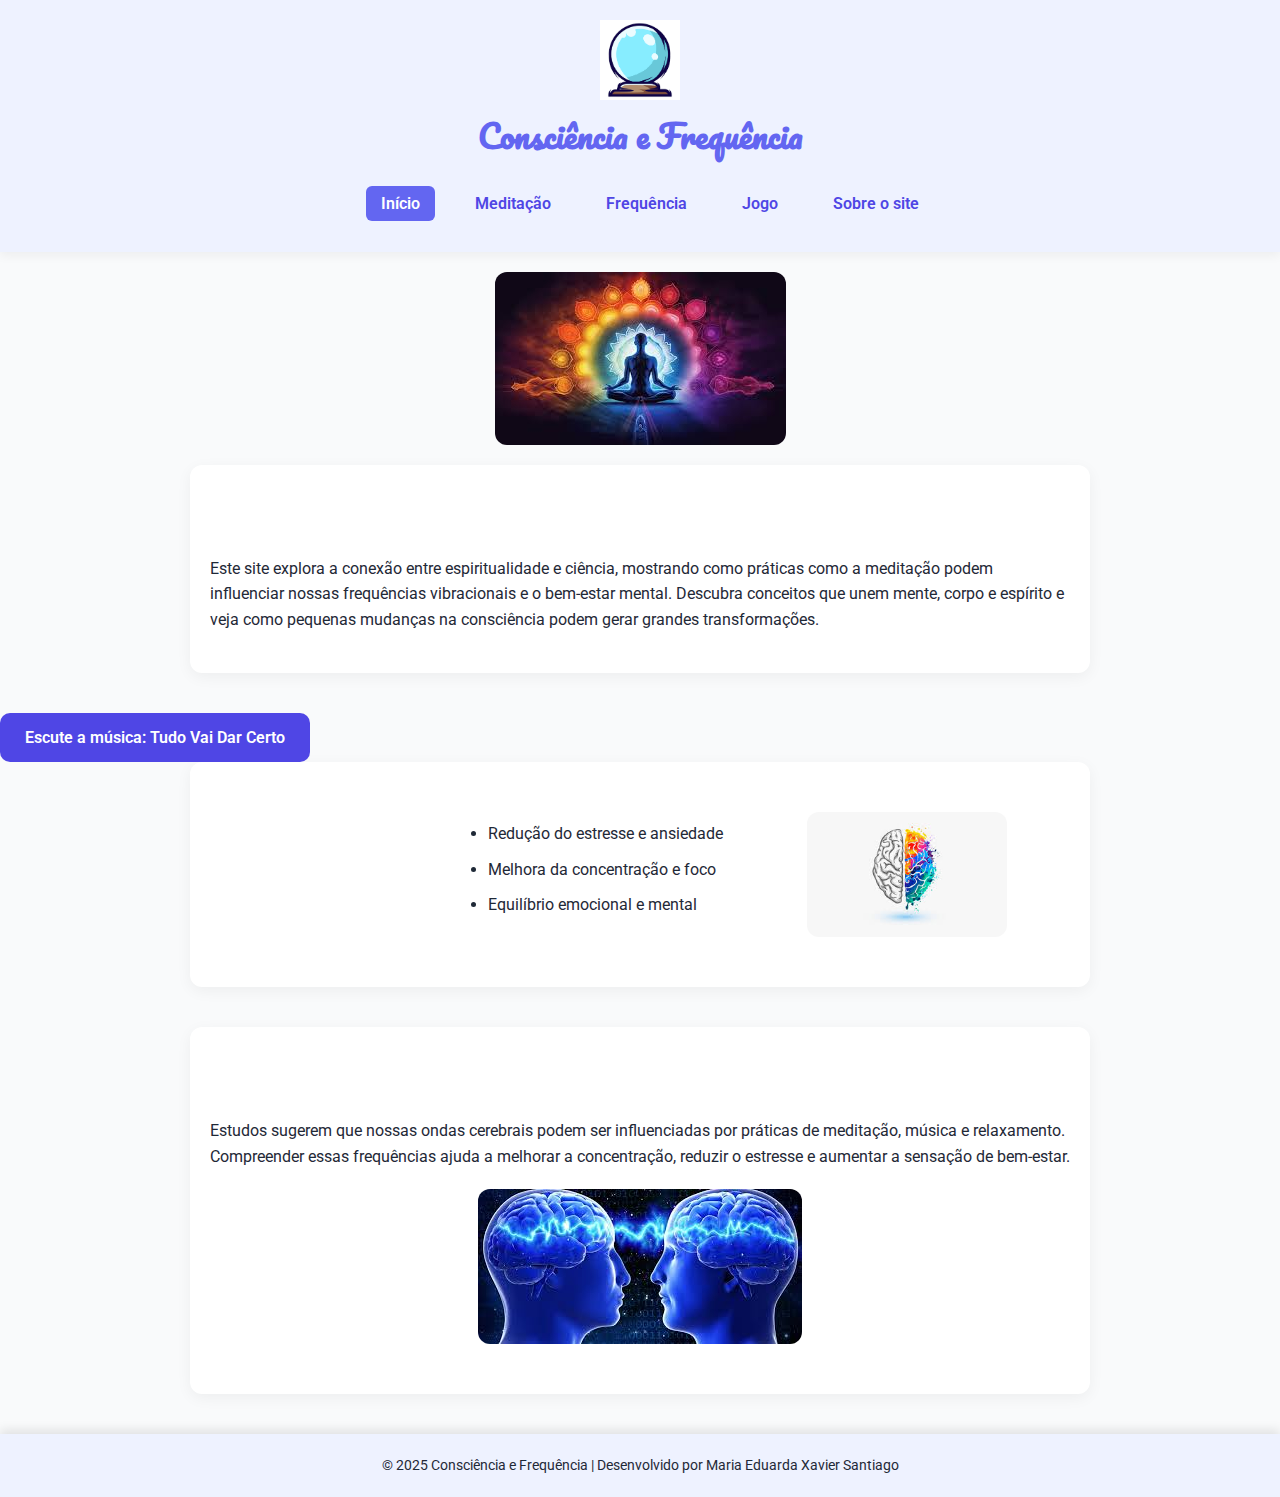
<file: index.html>
<!DOCTYPE html>
<html lang="pt-BR">
<head>
    <meta charset="UTF-8">
    <meta name="viewport" content="width=device-width, initial-scale=1.0">
    <title>Consciência e Frequência</title>
    <link href="https://fonts.googleapis.com/css2?family=Roboto:wght@400;700&family=Pacifico&display=swap" rel="stylesheet">
    <link rel="stylesheet" href="estilos.css">
    <link rel="icon" href="imagens/icone.jpg">
</head>
<body>
    <header>
        <img src="imagens/logo-pequena.png" alt="Logo pequena" class="logo-img">
        <h1 class="logo">Consciência e Frequência</h1>

        <nav>
            <ul class="menu">
                <li><a href="index.html" class="active">Início</a></li>
                <li><a href="meditacao.html">Meditação</a></li>
                <li><a href="frequencia.html">Frequência</a></li>
                <li><a href="joguinho.html">Jogo</a></li>
                <li><a href="sobre.html">Sobre o site</a></li>
            </ul>
        </nav>
    </header>

    <main>
         <img src="imagens/banner.jpg" alt="Banner Consciência e Frequência">

        <section class="introducao">
            <h2>Bem-vindo ao universo da Consciência e Frequência</h2>
            <p>
                Este site explora a conexão entre espiritualidade e ciência, mostrando como práticas como a 
                meditação podem influenciar nossas frequências vibracionais e o bem-estar mental. 
                Descubra conceitos que unem mente, corpo e espírito e veja como pequenas mudanças na consciência 
                podem gerar grandes transformações.
            </p>
        </section>

        <div class="video-button">
            <a href="https://www.youtube.com/watch?v=95sIqFXh6j0" target="_blank">
             Escute a música: Tudo Vai Dar Certo
            </a>
        </div>

        <section class="beneficios">
            <h2>Benefícios principais</h2>
            <ul>
                <li>Redução do estresse e ansiedade</li>
                <li>Melhora da concentração e foco</li>
                <li>Equilíbrio emocional e mental</li>
            </ul>
             <img src="imagens/beneficios.jpg" alt="Benefícios da meditação">
        </section>

        <section class="destaque">
            <h2>Por que a frequência importa?</h2>
            <p>
                Estudos sugerem que nossas ondas cerebrais podem ser influenciadas por práticas de meditação, 
                música e relaxamento. Compreender essas frequências ajuda a melhorar a concentração, reduzir o estresse 
                e aumentar a sensação de bem-estar.
            </p>
            <img src="imagens/frequencias.jpg" alt="Gráfico de frequências cerebrais">
        </section>
    </main>

    <footer>
        <p>&copy; 2025 Consciência e Frequência | Desenvolvido por Maria Eduarda Xavier Santiago</p>
    </footer>
</body>
</html>
</file>
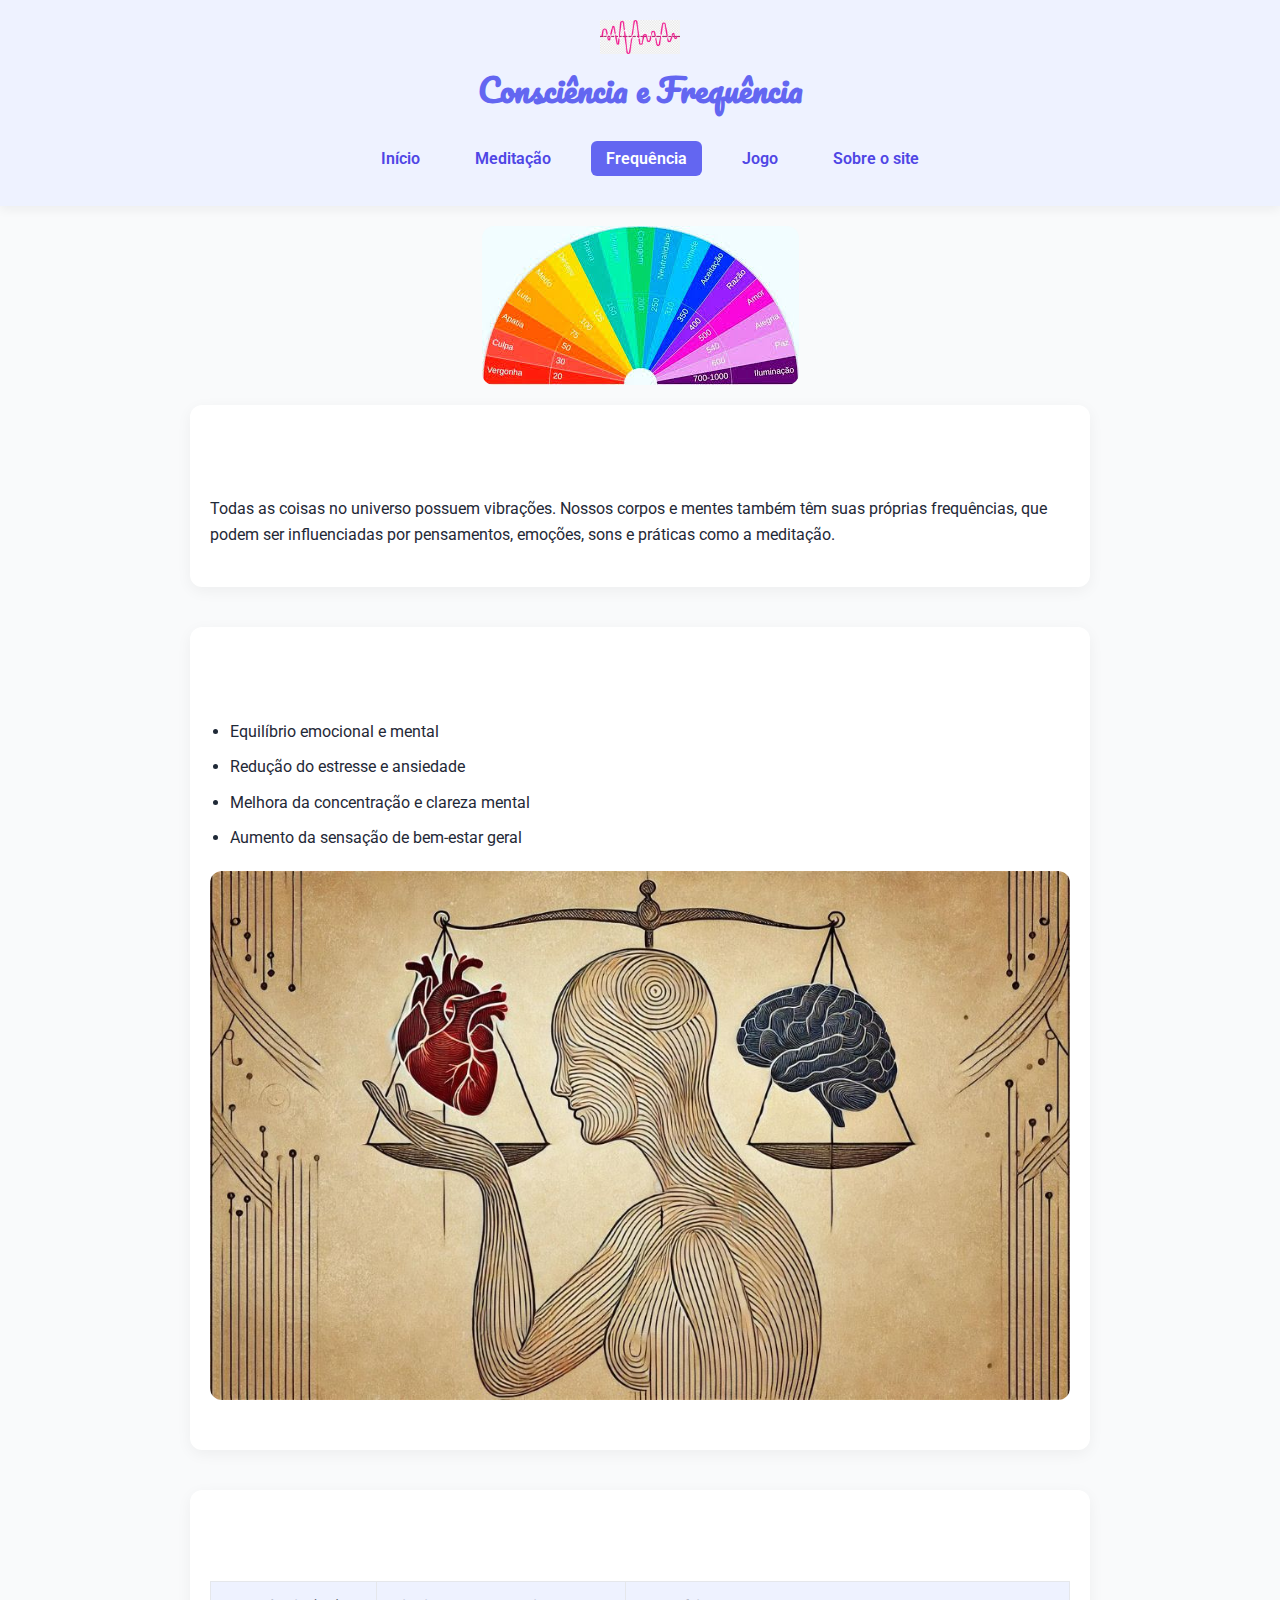
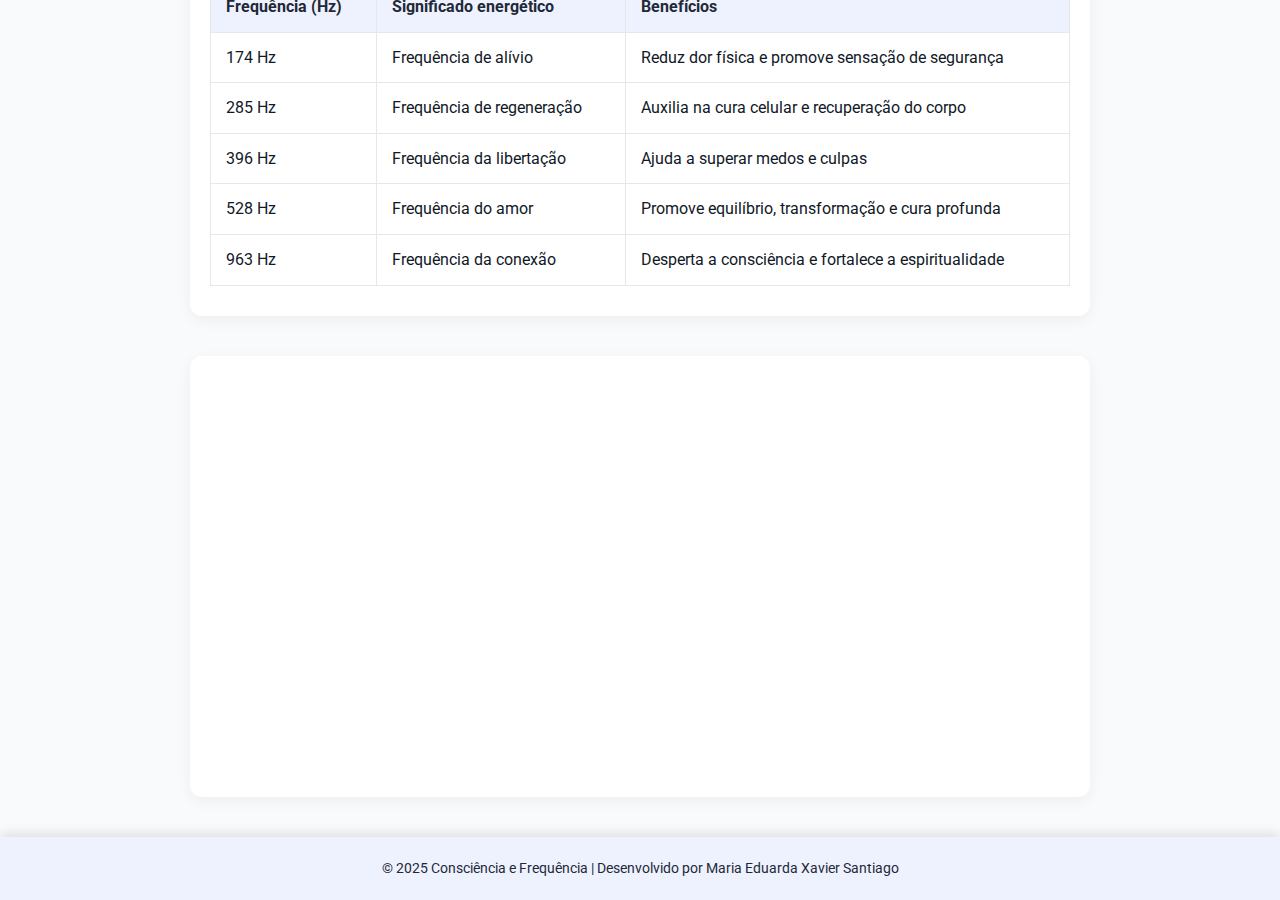
<file: frequencia.html>
<!DOCTYPE html>
<html lang="pt-BR">
<head>
    <meta charset="UTF-8">
    <meta name="viewport" content="width=device-width, initial-scale=1.0">
    <title>Frequência Vibracional - Consciência e Frequência</title>
    <link href="https://fonts.googleapis.com/css2?family=Roboto:wght@400;700&family=Pacifico&display=swap" rel="stylesheet">
    <link rel="stylesheet" href="estilos.css">
    <link rel="icon" href="imagens/icone.jpg">
</head>
<body>
    <header>
        <img src="imagens/logo-frequencia.png" alt="Logo pequena frequência" class="logo-img">
        <h1 class="logo">Consciência e Frequência</h1>

        <nav>
            <ul class="menu">
                <li><a href="index.html">Início</a></li>
                <li><a href="meditacao.html">Meditação</a></li>
                <li><a href="frequencia.html" class="active">Frequência</a></li>
                <li><a href="joguinho.html">Jogo</a></li>
                <li><a href="sobre.html">Sobre o site</a></li>
            </ul>
        </nav>
    </header>

    <main>
         <img src="imagens/banner-frequencia.jpg" alt="Banner Frequências Vibracionais">

        <section class="introducao">
            <h2>O que são frequências vibracionais?</h2>
            <p>
                Todas as coisas no universo possuem vibrações. Nossos corpos e mentes também têm suas próprias frequências, 
                que podem ser influenciadas por pensamentos, emoções, sons e práticas como a meditação.
            </p>
        </section>

        <section class="como-influenciam">
            <h2>Como as frequências afetam nosso bem-estar</h2>
            <ul>
                <li>Equilíbrio emocional e mental</li>
                <li>Redução do estresse e ansiedade</li>
                <li>Melhora da concentração e clareza mental</li>
                <li>Aumento da sensação de bem-estar geral</li>
            </ul>
             <img src="imagens/ondas-frequencia.jpg" alt="Ondas cerebrais">    
        </section>
        <section class="tabela-frequencias">
            <h2>Principais frequências vibracionais</h2>
            <table>
                <thead>
                    <tr>
                        <th>Frequência (Hz)</th>
                        <th>Significado energético</th>
                        <th>Benefícios</th>
                    </tr>
                </thead>
                <tbody>
                    <tr>
                        <td>174 Hz</td>
                        <td>Frequência de alívio</td>
                        <td>Reduz dor física e promove sensação de segurança</td>
                    </tr>
                    <tr>
                        <td>285 Hz</td>
                        <td>Frequência de regeneração</td>
                        <td>Auxilia na cura celular e recuperação do corpo</td>
                    </tr>
                    <tr>
                        <td>396 Hz</td>
                        <td>Frequência da libertação</td>
                        <td>Ajuda a superar medos e culpas</td>
                    </tr>
                    <tr>
                        <td>528 Hz</td>
                        <td>Frequência do amor</td>
                        <td>Promove equilíbrio, transformação e cura profunda</td>
                    </tr>
                    <tr>
                        <td>963 Hz</td>
                        <td>Frequência da conexão</td>
                        <td>Desperta a consciência e fortalece a espiritualidade</td>
                    </tr>
                </tbody>
            </table>
        </section>

        <section class="video">
            <h2>Assista: Como medir frequências</h2>
            <div class="video-container">
                <iframe width="560" height="315" src="https://www.youtube.com/embed/WTvureIT-qM?si=UH2nAldkBOKT_avB" title="YouTube video player" frameborder="0" allow="accelerometer; autoplay; clipboard-write; encrypted-media; gyroscope; picture-in-picture; web-share" referrerpolicy="strict-origin-when-cross-origin" allowfullscreen></iframe>
            </div>
        </section>

    </main>

    <footer>
        <p>&copy; 2025 Consciência e Frequência | Desenvolvido por Maria Eduarda Xavier Santiago</p>
    </footer>
</body>
</html>
</file>
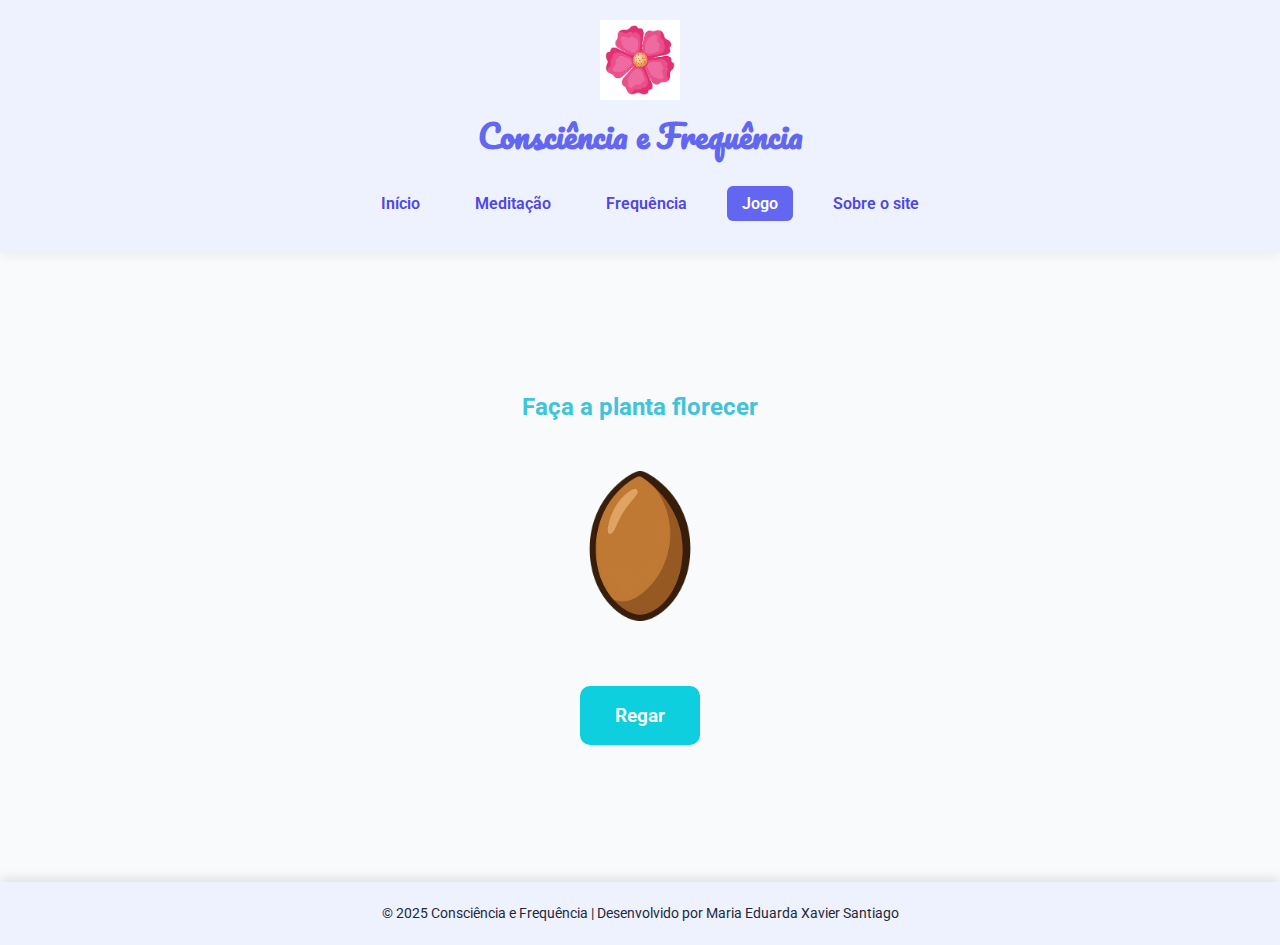
<file: joguinho.html>
<!DOCTYPE html>
<html lang="pt-BR">
<head>
    <meta charset="UTF-8">
    <meta name="viewport" content="width=device-width, initial-scale=1.0">
    <title>Jogo da Planta - Consciência e Frequência</title>
    <link href="https://fonts.googleapis.com/css2?family=Roboto:wght@400;700&family=Pacifico&display=swap" rel="stylesheet">
    <link rel="stylesheet" href="estilos.css">
    <link rel="icon" href="imagens/icone.jpg">
</head>
<body>
    <header>
        <img src="imagens/logo-jogo.jpg"alt="Logo jogo" class="logo-img">
        <h1 class="logo">Consciência e Frequência</h1>

        <nav>
            <ul class="menu">
                <li><a href="index.html">Início</a></li>
                <li><a href="meditacao.html">Meditação</a></li>
                <li><a href="frequencia.html">Frequência</a></li>
                <li><a href="jogo.html" class="active">Jogo</a></li>
                <li><a href="sobre.html">Sobre o site</a></li>
            </ul>
        </nav>
    </header>

    <main class="jogo-container">
        <h2>Faça a planta florecer</h2>
        <div class="jogo">
            <img src="imagens/semente.png" alt="Planta" id="planta-jogo">
            <button id="regar-btn">Regar</button>
        </div>

        <div id="easter-egg" class="jogo-easter">
            🌱 Você descobriu o segredo da planta mágica! 🌱
        </div>

    </main>

    <footer>
        <p>&copy; 2025 Consciência e Frequência | Desenvolvido por Maria Eduarda Xavier Santiago</p>
    </footer>

    <script src="script.js"></script>

    <div id="easter-egg" class="jogo-easter">
        🌱 Você descobriu o segredo da planta mágica! 🌱
    </div>

</body>
</html>
</file>
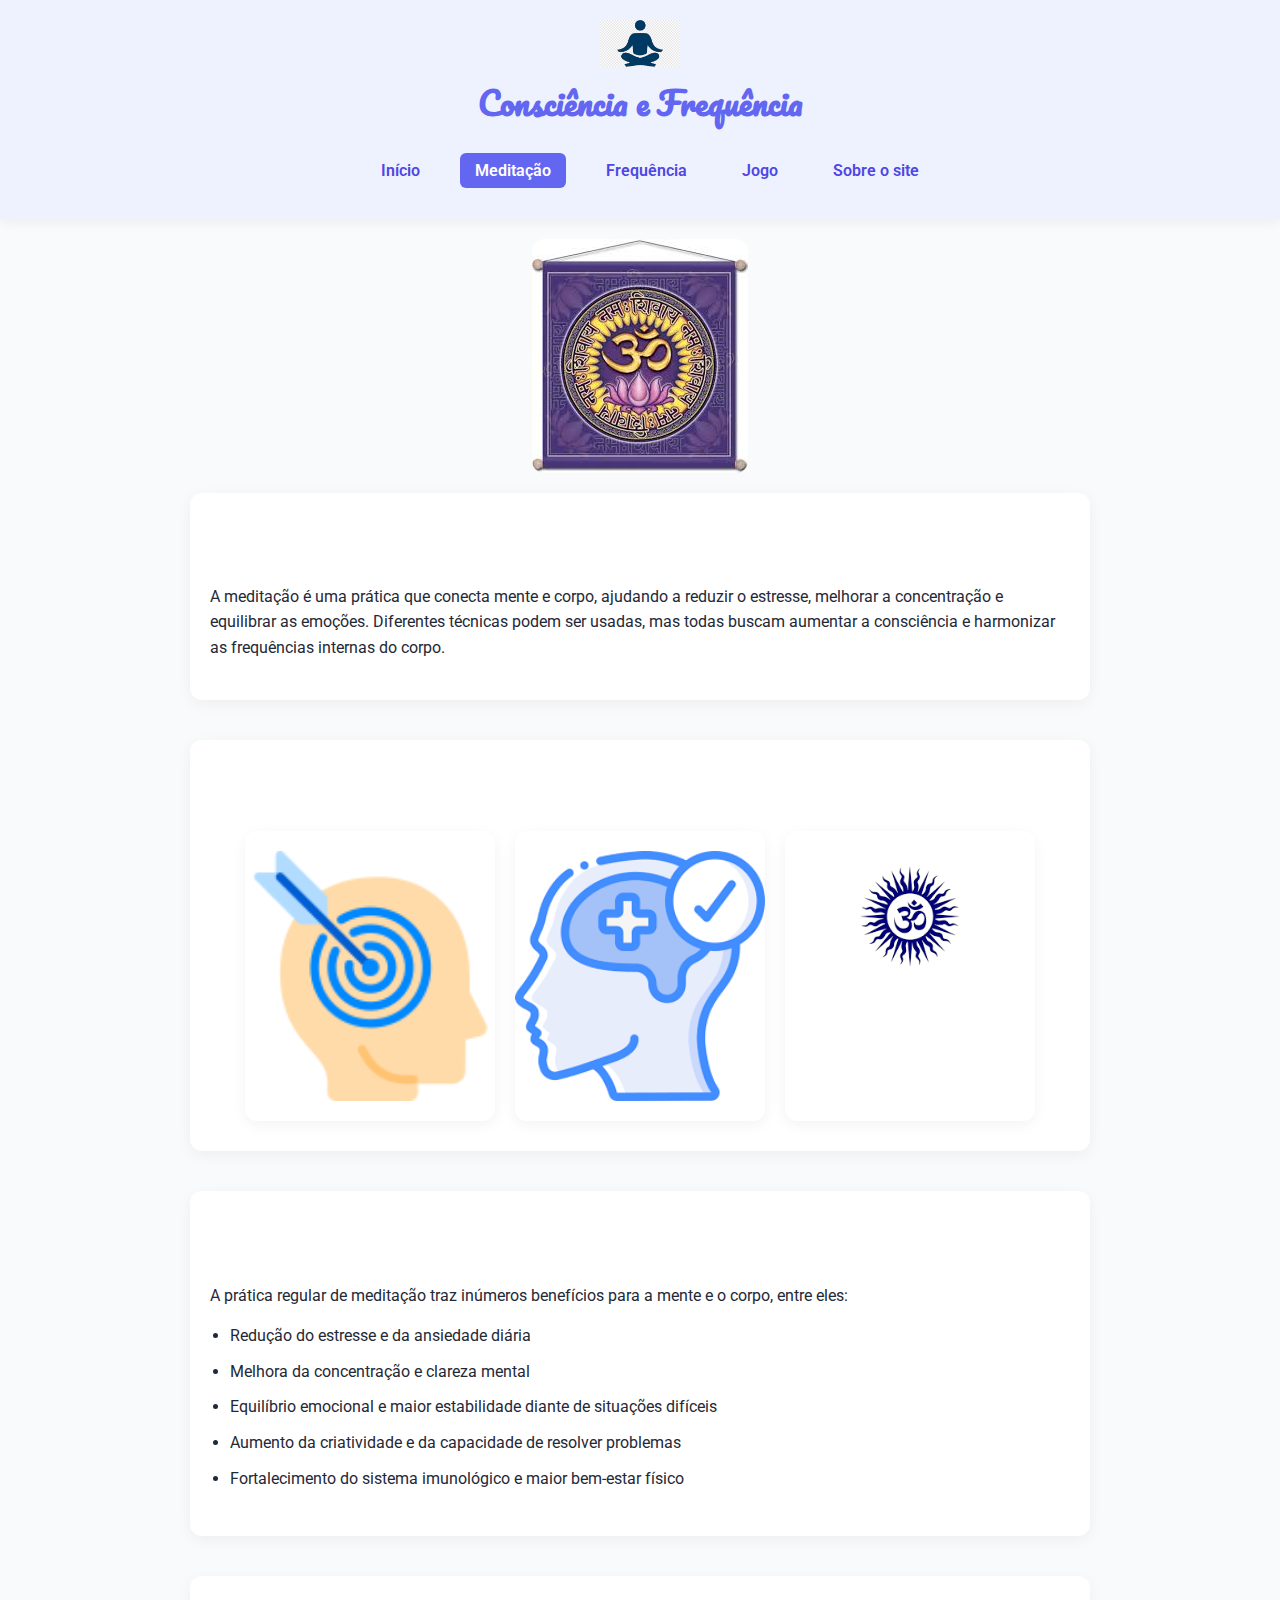
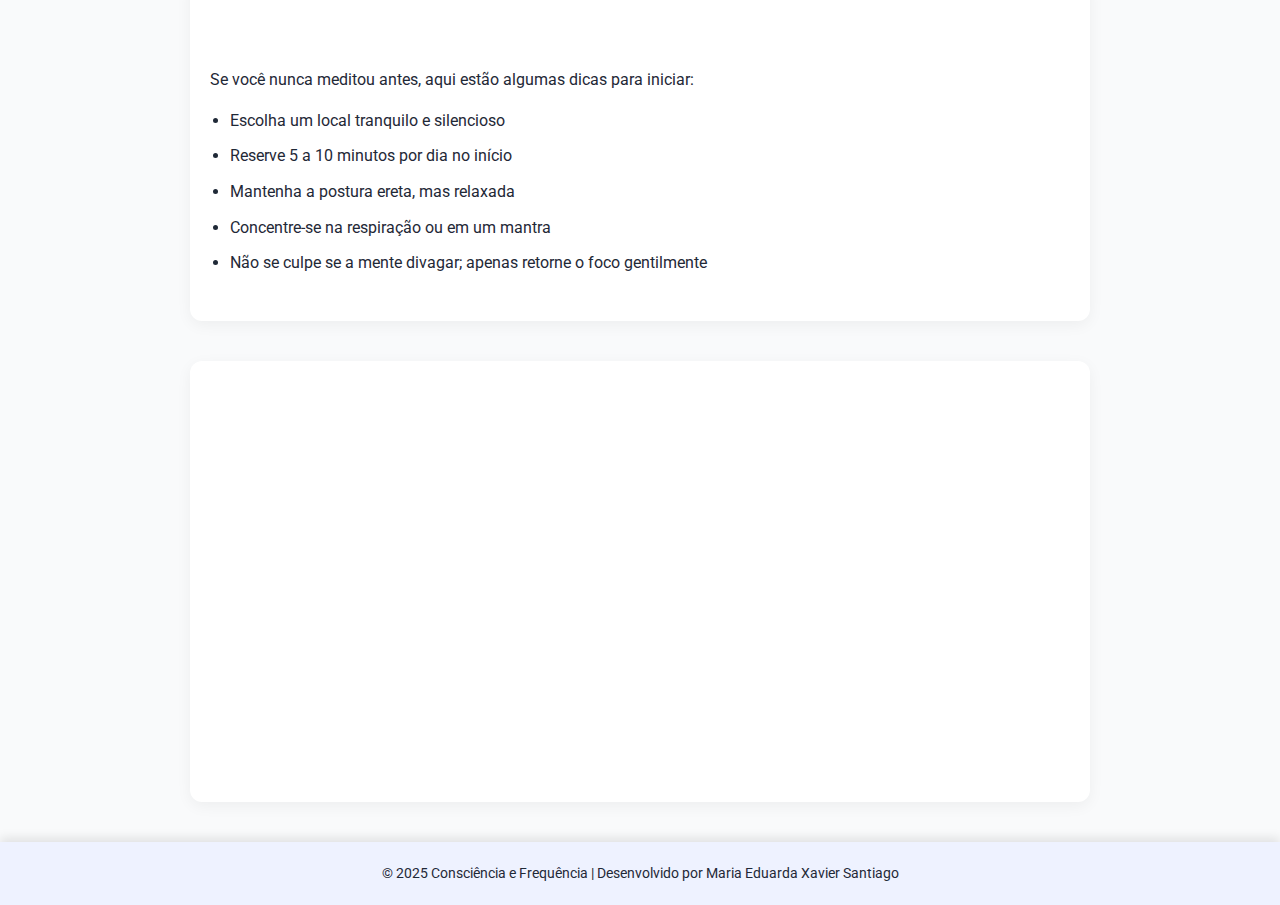
<file: meditacao.html>
<!DOCTYPE html>
<html lang="pt-BR">
<head>
    <meta charset="UTF-8">
    <meta name="viewport" content="width=device-width, initial-scale=1.0">
    <title>Meditação - Consciência e Frequência</title>
    <link href="https://fonts.googleapis.com/css2?family=Roboto:wght@400;700&family=Pacifico&display=swap" rel="stylesheet">
    <link rel="stylesheet" href="estilos.css">
    <link rel="icon" href="imagens/icone.jpg">
</head>
<body>
    <header>
        <img src="imagens/logo-meditacao.png" alt="Logo Meditação" class="logo-img">
        <h1 class="logo">Consciência e Frequência</h1>

        <nav>
            <ul class="menu">
                <li><a href="index.html">Início</a></li>
                <li><a href="meditacao.html" class="active">Meditação</a></li>
                <li><a href="frequencia.html">Frequência</a></li>
                <li><a href="joguinho.html">Jogo</a></li>
                <li><a href="sobre.html">Sobre o site</a></li>
            </ul>
        </nav>
    </header>

    <main>
        <img src="imagens/banner-meditacao.jpg" alt="Banner Meditação" class="banner">

        <section class="introducao">
            <h2>O que é meditação?</h2>
            <p>
                A meditação é uma prática que conecta mente e corpo, ajudando a reduzir o estresse, melhorar a concentração e equilibrar as emoções.
                Diferentes técnicas podem ser usadas, mas todas buscam aumentar a consciência e harmonizar as frequências internas do corpo.
            </p>
        </section>

        <section class="tipos-meditacao">
            <h2>Tipos de meditação</h2>
            <div class="cards-meditacao">
                <div class="card">
                    <img src="imagens/mindfulness-meditacao.png" alt="Mindfulness" class="card-img">
                    <div class="card-text">
                        <h3>Mindfulness</h3>
                        <p>Foco total no momento presente, observando pensamentos e sensações sem julgamentos.</p>
                    </div>
                </div>
                <div class="card">
                    <img src="imagens/guiada-meditacao.png" alt="Meditação Guiada" class="card-img">
                    <div class="card-text">
                        <h3>Meditação Guiada</h3>
                        <p>Um instrutor conduz a prática, muitas vezes com visualizações e relaxamento profundo.</p>
                    </div>
                </div>
                <div class="card">
                    <img src="imagens/transcendental-meditacao.png" alt="Meditação Transcendental" class="card-img">
                    <div class="card-text">
                        <h3>Meditação Transcendental</h3>
                        <p>Repetição silenciosa de mantras para alcançar um estado profundo de relaxamento e consciência.</p>
                    </div>
                </div>
            </div>
        </section>

        <section class="beneficios-praticos">
            <h2>Benefícios práticos da meditação</h2>
            <p>
                A prática regular de meditação traz inúmeros benefícios para a mente e o corpo, entre eles:
            </p>
            <ul>
                <li>Redução do estresse e da ansiedade diária</li>
                <li>Melhora da concentração e clareza mental</li>
                <li>Equilíbrio emocional e maior estabilidade diante de situações difíceis</li>
                <li>Aumento da criatividade e da capacidade de resolver problemas</li>
                <li>Fortalecimento do sistema imunológico e maior bem-estar físico</li>
            </ul>
        </section>

        <section class="dicas-meditacao">
            <h2>Dicas para começar</h2>
            <p>
                Se você nunca meditou antes, aqui estão algumas dicas para iniciar:
            </p>
            <ul>
                <li>Escolha um local tranquilo e silencioso</li>
                <li>Reserve 5 a 10 minutos por dia no início</li>
                <li>Mantenha a postura ereta, mas relaxada</li>
                <li>Concentre-se na respiração ou em um mantra</li>
                <li>Não se culpe se a mente divagar; apenas retorne o foco gentilmente</li>
            </ul>
        </section>

        <section class="video">
            <h2>Assista: Como meditar pela primeira vez</h2>
            <div class="video-container">
                <iframe width="560" height="315" src="https://www.youtube.com/embed/1MrQPZuSs7A?si=Cqx0XEYA9A5ypxZD" 
                title="YouTube video player" frameborder="0" allow="accelerometer; autoplay; clipboard-write; encrypted-media; gyroscope; picture-in-picture; web-share" 
                referrerpolicy="strict-origin-when-cross-origin" allowfullscreen></iframe>
            </div>
        </section>
    </main>

    <footer>
        <p>&copy; 2025 Consciência e Frequência | Desenvolvido por Maria Eduarda Xavier Santiago</p>
    </footer>

     <script src="script.js"></script>
</body>
</html>
</file>
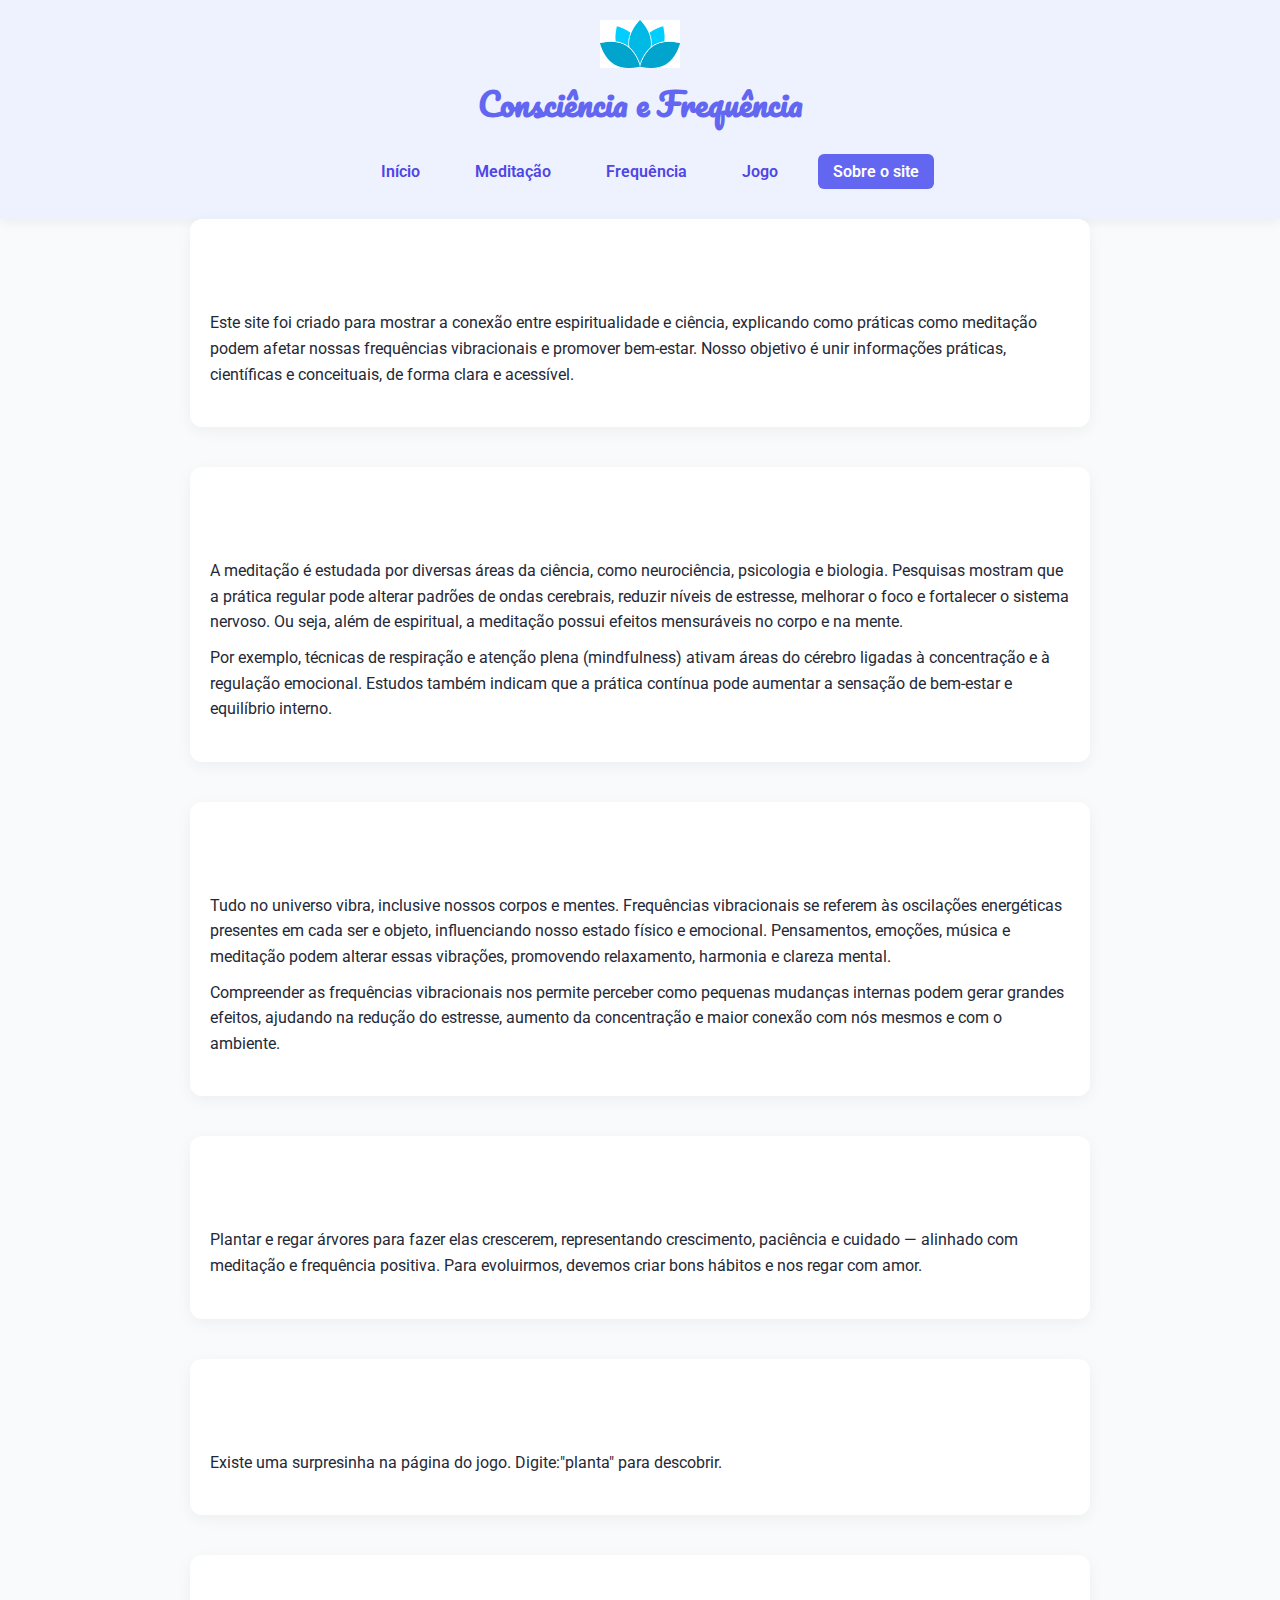
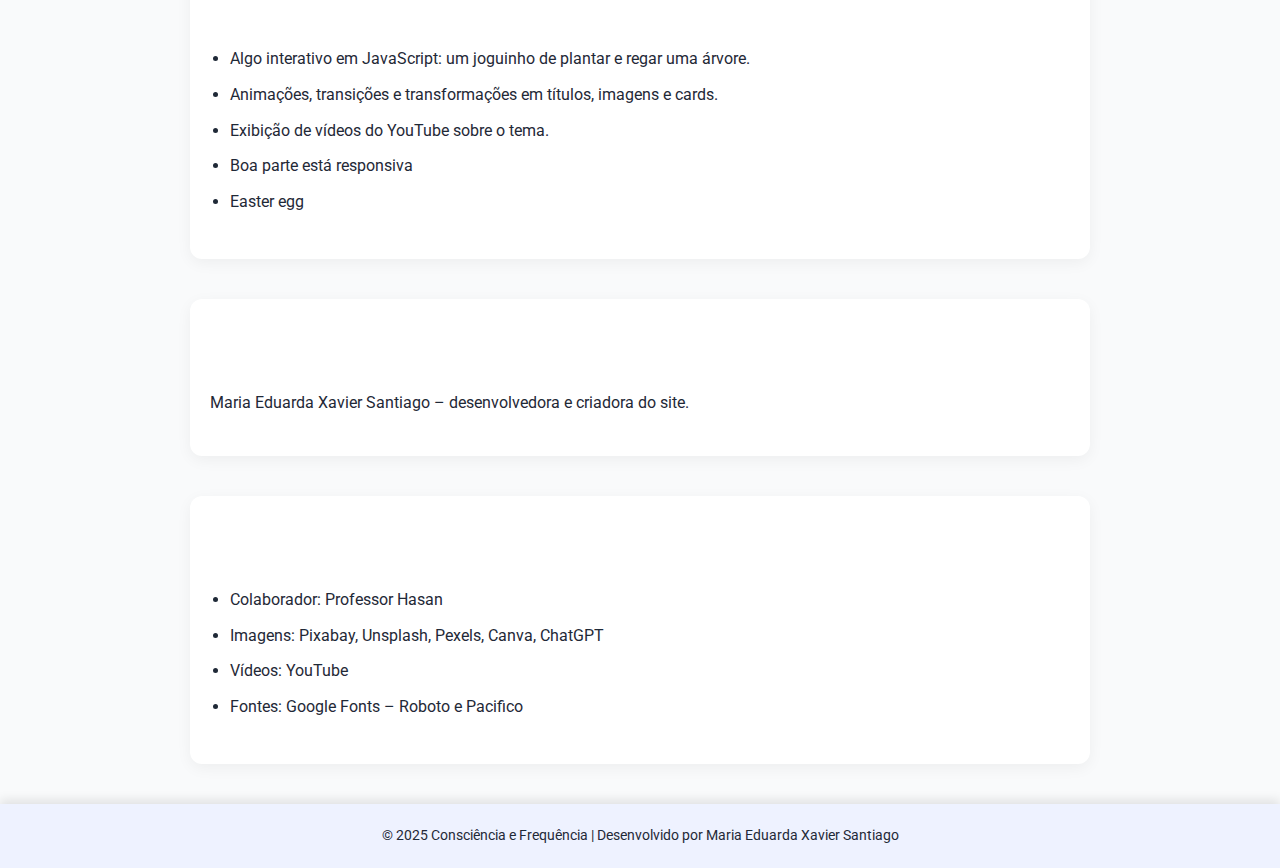
<file: sobre.html>
<!DOCTYPE html>
<html lang="pt-BR">
<head>
    <meta charset="UTF-8">
    <meta name="viewport" content="width=device-width, initial-scale=1.0">
    <title>Sobre - Consciência e Frequência</title>
    <link href="https://fonts.googleapis.com/css2?family=Roboto:wght@400;700&family=Pacifico&display=swap" rel="stylesheet">
    <link rel="stylesheet" href="estilos.css">
</head>
<body>
    <header>
        <img src="imagens/logo-sobre.png" alt="Logo Sobre" class="logo-img">
        <h1 class="logo">Consciência e Frequência</h1>

        <nav>
            <ul class="menu">
                <li><a href="index.html">Início</a></li>
                <li><a href="meditacao.html">Meditação</a></li>
                <li><a href="frequencia.html">Frequência</a></li>
                <li><a href="joguinho.html">Jogo</a></li>
                <li><a href="sobre.html" class="active">Sobre o site</a></li>
            </ul>
        </nav>
    </header>

    <main>
        <section class="sobre-introducao">
            <h2>Sobre este site</h2>
            <p>
                Este site foi criado para mostrar a conexão entre espiritualidade e ciência, explicando como práticas como meditação
                podem afetar nossas frequências vibracionais e promover bem-estar. Nosso objetivo é unir informações práticas, científicas
                e conceituais, de forma clara e acessível.
            </p>
        </section>

        <section class="ciencia-meditacao">
            <h2>Meditação e ciência</h2>
            <p>
                A meditação é estudada por diversas áreas da ciência, como neurociência, psicologia e biologia. Pesquisas mostram que
                a prática regular pode alterar padrões de ondas cerebrais, reduzir níveis de estresse, melhorar o foco e fortalecer
                o sistema nervoso. Ou seja, além de espiritual, a meditação possui efeitos mensuráveis no corpo e na mente.
            </p>
            <p>
                Por exemplo, técnicas de respiração e atenção plena (mindfulness) ativam áreas do cérebro ligadas à concentração e à
                regulação emocional. Estudos também indicam que a prática contínua pode aumentar a sensação de bem-estar e equilíbrio interno.
            </p>
        </section>

        <section class="frequencias">
            <h2>Frequências vibracionais e bem-estar</h2>
            <p>
                Tudo no universo vibra, inclusive nossos corpos e mentes. Frequências vibracionais se referem às oscilações energéticas
                presentes em cada ser e objeto, influenciando nosso estado físico e emocional. Pensamentos, emoções, música e meditação
                podem alterar essas vibrações, promovendo relaxamento, harmonia e clareza mental.
            </p>
            <p>
                Compreender as frequências vibracionais nos permite perceber como pequenas mudanças internas podem gerar grandes efeitos,
                ajudando na redução do estresse, aumento da concentração e maior conexão com nós mesmos e com o ambiente.
            </p>
        </section>

        <section class="Jogo">
            <h2>O que o jogo tem haver </h2>
            <p>
                Plantar e regar árvores para fazer elas crescerem, representando crescimento, paciência e cuidado — alinhado com meditação
                e frequência positiva. Para evoluirmos, devemos criar bons hábitos e nos regar com amor.
            </p>
        </section>

        <section class="easter-egg">
            <h2>Easter egg</h2>
            <p>
                Existe uma surpresinha na página do jogo. Digite:"planta" para descobrir.
            </p>
        </section>

        <section class="opcionais">
            <h2>Itens Opcionais Realizados</h2>
            <ul>
                <li>Algo interativo em JavaScript: um joguinho de plantar e regar uma árvore.</li>
                <li>Animações, transições e transformações em títulos, imagens e cards.</li>
                <li>Exibição de vídeos do YouTube sobre o tema.</li>
                <li>Boa parte está responsiva</li>
                <li>Easter egg</li>
            </ul>
        </section>


        <section class="autor">
            <h2>Autora</h2>
            <p>Maria Eduarda Xavier Santiago – desenvolvedora e criadora do site.</p>
        </section>

        <section class="creditos">
            <h2>Créditos</h2>
            <ul>
                <li>Colaborador: Professor Hasan</li>
                <li>Imagens: Pixabay, Unsplash, Pexels, Canva, ChatGPT</li>
                <li>Vídeos: YouTube</li>
                <li>Fontes: Google Fonts – Roboto e Pacifico</li>
            </ul>
        </section>
    </main>

    <footer>
        <p>&copy; 2025 Consciência e Frequência | Desenvolvido por Maria Eduarda Xavier Santiago</p>
    </footer>
</body>
</html>
</file>
<file: estilos.css>
* {
    margin: 0;
    padding: 0;
    box-sizing: border-box;
    font-family: 'Roboto', sans-serif;
}

body {
    background-color: #F9FAFB; 
    color: #111827; 
    line-height: 1.6;
}

header {
    display: flex;
    flex-direction: column;
    align-items: center;
    padding: 20px 10px;
    background: #EEF2FF; 
    box-shadow: 0 4px 10px rgba(0,0,0,0.05);
}

header .logo-img {
    width: 80px;
    height: auto;
    margin-bottom: 10px;
}

header .logo {
    font-family: 'Pacifico', cursive;
    color: #6366F1;
    font-size: 2rem;
    margin-bottom: 15px;
}

.menu {
    display: flex;
    gap: 25px;
    list-style: none;
}

.menu li a {
    text-decoration: none;
    color: #4F46E5;
    font-weight: 600;
    padding: 8px 15px;
    border-radius: 6px;
    transition: background-color 0.3s, color 0.3s;
}

.menu li a:hover,
.menu li a.active {
    background-color: #6366F1;
    color: #FFFFFF;
}

main img {
    max-width: 100%;
    height: auto;
    display: block;
    margin: 20px auto;
    border-radius: 12px;
    transition: transform 0.3s ease, box-shadow 0.3s ease;
}

main img:hover {
    transform: scale(1.05);
    box-shadow: 0 8px 20px rgba(0,0,0,0.2);
}

section {
    padding: 30px 20px;
    max-width: 900px;
    margin: 0 auto 40px auto;
    background-color: #FFFFFF;
    border-radius: 12px;
    box-shadow: 0 4px 15px rgba(0,0,0,0.05);
}

section h2 {
    font-family: 'Pacifico', cursive;
    color: #6366F1;
    font-size: 1.8rem;
    margin-bottom: 15px;
    opacity: 0;
    transform: translateY(20px);
    animation: fadeInUp 1s forwards;
}

@keyframes fadeInUp {
    to {
        opacity: 1;
        transform: translateY(0);
    }
}

section p, section li, section dd {
    font-size: 1rem;
    margin-bottom: 10px;
    color: #1F2937;
}

ul, dl {
    margin: 15px 0;
    padding-left: 20px;
}

dl dt {
    font-weight: 700;
    margin-top: 10px;
}

dl dd {
    margin-left: 20px;
}

.video-button a {
    display: inline-block;
    padding: 12px 25px;
    background-color: #4F46E5;
    color: #FFFFFF;
    font-weight: 600;
    border-radius: 10px;
    text-decoration: none;
    transition: background-color 0.3s, transform 0.3s, box-shadow 0.3s;
}

.video-button a:hover {
    background-color: #2563EB;
    transform: scale(1.05);
    box-shadow: 0 4px 15px rgba(0,0,0,0.2);
}

table {
    width: 100%;
    border-collapse: collapse;
    margin-top: 15px;
}

table th, table td {
    padding: 12px 15px;
    border: 1px solid #E5E7EB;
    text-align: left;
}

table th {
    background-color: #EEF2FF;
    color: #1F2937;
}

table tr:hover {
    background-color: #C7D2FE; 
}

.video-container {
    display: flex;
    justify-content: center;
    margin-top: 20px;
}

footer {
    text-align: center;
    padding: 20px;
    background-color: #EEF2FF;
    box-shadow: 0 -4px 10px rgba(0,0,0,0.1);
    color: #1F2937;
    font-size: 0.9rem;
}

.cards-meditacao {
    display: flex;
    gap: 20px;
    justify-content: center;
    flex-wrap: wrap;
}

.card {
    position: relative;
    width: 250px;
    overflow: hidden;
    border-radius: 12px;
    box-shadow: 0 4px 15px rgba(0,0,0,0.05);
    cursor: pointer;
}

.card-img {
    width: 100%;
    height: auto;
    display: block;
}

.card-text {
    position: absolute;
    bottom: 0;
    left: 0;
    width: 100%;
    background: rgba(255,255,255,0.95);
    padding: 10px;
    transform: translateY(100%);
    transition: transform 0.3s ease;
}

.card:hover .card-text {
    transform: translateY(0);
}

.beneficios {
    display: flex;
    align-items: center;
    gap: 20px;
}

.beneficios img {
    width: 200px;
    border-radius: 12px;
}

/*============== Parte do jogo =================*/
.jogo-container {
    display: flex;
    flex-direction: column;
    align-items: center;
    justify-content: center;
    min-height: 70vh;
    text-align: center;
}

.jogo-container .jogo {
    display: flex;
    flex-direction: column;
    align-items: center;
    gap: 20px;
}

#planta-jogo {
    width: 200px;
    max-width: 80vw;
    border-radius: 12px;
    transition: transform 0.3s ease;
}

#regar-btn {
    padding: 18px 35px;
    font-size: 1.2rem;
    font-weight: 600;
    background-color: #0ecfdd;
    color: #fff;
    border: none;
    border-radius: 10px;
    cursor: pointer;
    transition: background-color 0.3s, transform 0.3s;
}

#regar-btn:hover {
    background-color: #6366F1;
    transform: scale(1.05);
}

.jogo-container h2 {
    color: #40c4db; 
}

/* ==================== EASTER EGG ===================== */
.jogo-easter {
    display: none;
    text-align: center;
    margin-top: 20px;
    font-size: 22px;
    font-weight: bold;
    color: green;
}
</file>
